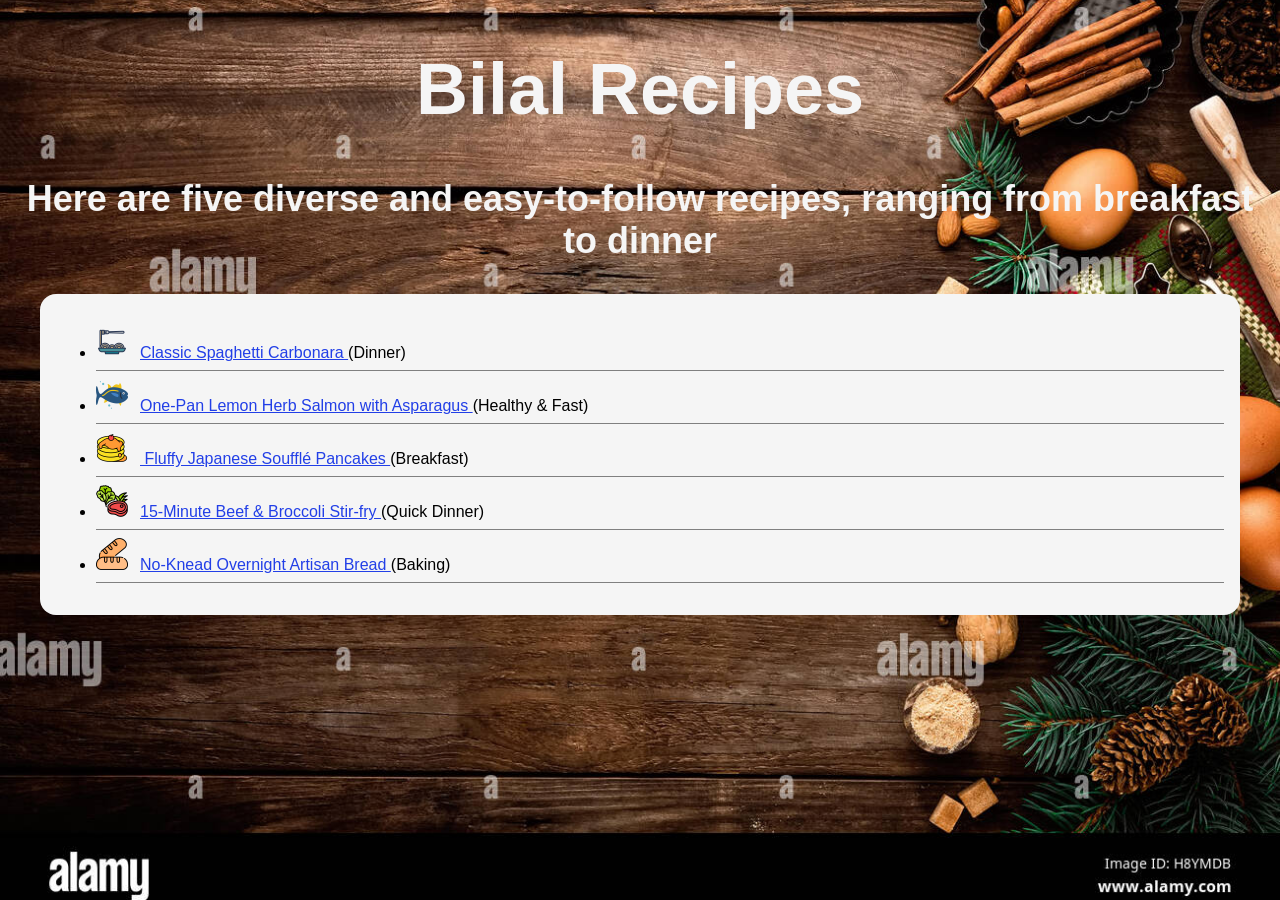
<file: index.html>
<!DOCTYPE html>
<html lang="en">
<head>
    <meta charset="UTF-8">
    <meta name="viewport" content="width=device-width, initial-scale=1.0">
    <link rel="stylesheet" href="css/style-main.css">
    <title>Bilal-recipes</title>
</head>
<body>
            <h1>Bilal Recipes</h1>
         <h2>Here are five diverse and easy-to-follow recipes, ranging from breakfast to dinner</h2>


    <div class="recipe-lists">
        <ul>
            <li><img src="icons/spaghatti.png" alt=" spaghatti"><a href="recipes/spaghetti.html">Classic Spaghetti Carbonara </a>(Dinner)</li><hr>
            <li><img src="icons/tuna_1137800.png" alt="salmon"><a href="recipes/lemon-herb.html">One-Pan Lemon Herb Salmon with Asparagus </a>(Healthy & Fast)</li><hr>
            <li><img src="icons/pancake_11283001.png" alt="pancake"><a href="recipes/japanese-pamcakes.html"> Fluffy Japanese Soufflé Pancakes </a>(Breakfast)</li><hr>
            <li><img src="icons/omnivore_17926711.png" alt=""><a href="recipes/brocoli.html">15-Minute Beef & Broccoli Stir-fry </a>(Quick Dinner)</li><hr>
            <li><img src="icons/bread_4465234.png" alt="Bread"><a href="recipes/artisan-bread.html">No-Knead Overnight Artisan Bread </a>(Baking)</li><hr>
        </ul>
    </div>
</body>
</html>
</file>
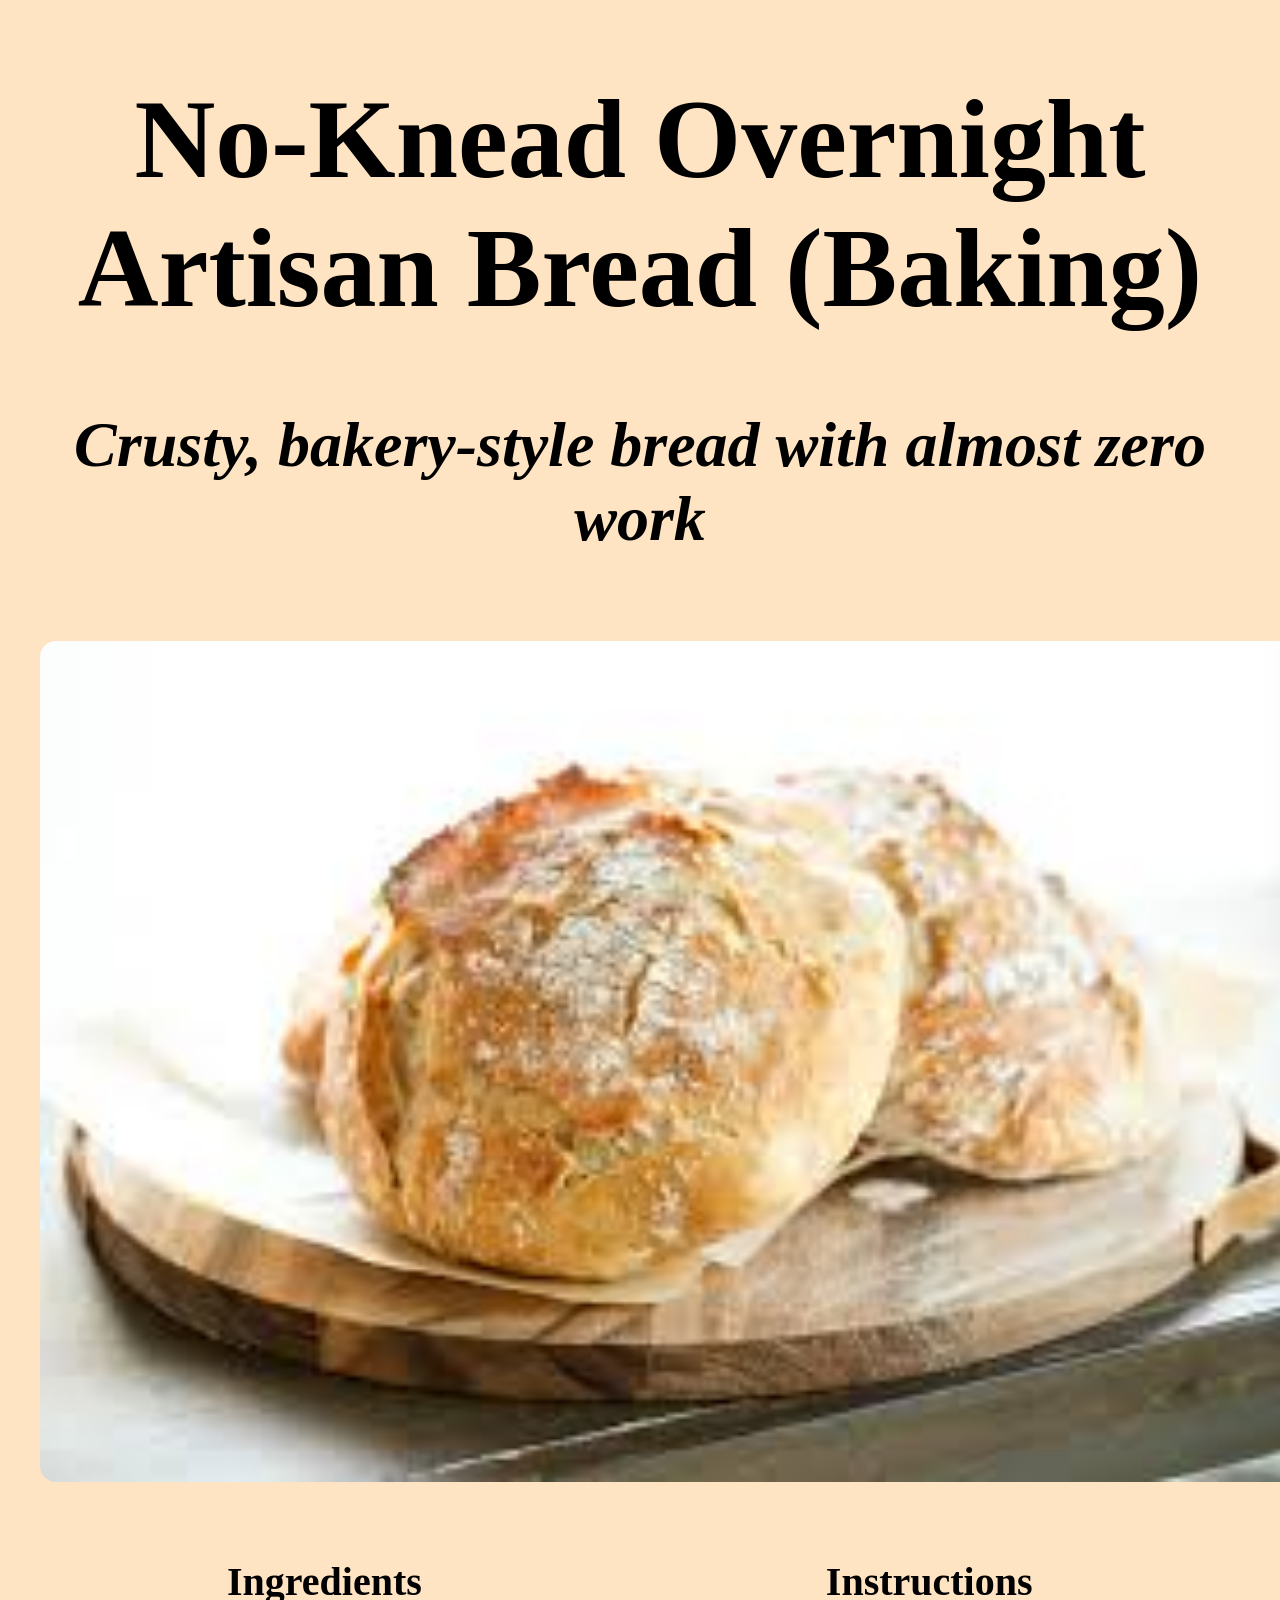
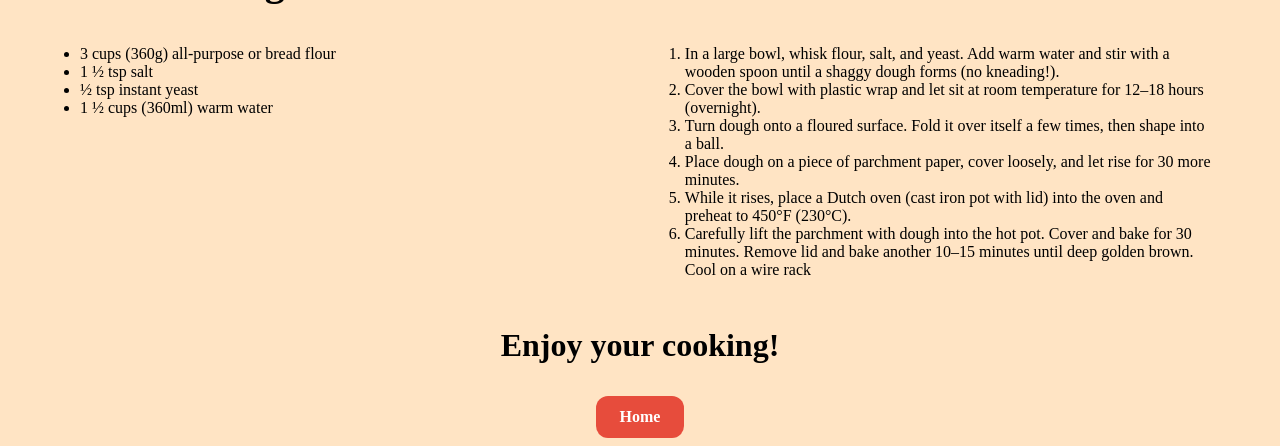
<file: recipes/artisan-bread.html>
<!DOCTYPE html>
<html lang="en">
<head>
    <meta charset="UTF-8">
    <meta name="viewport" content="width=device-width, initial-scale=1.0">
    <link rel="stylesheet" href="../css/recipe-style.css">
    <title>No-Knead Overnight Artisan Bread (Baking)</title>
</head>
<body>
    <h1>No-Knead Overnight Artisan Bread (Baking)</h1>
    <h2><em>Crusty, bakery-style bread with almost zero work</em></h2>
    <img src="../images/aristanbread.jpg" alt="Artisan Brea">
    <div class="ingredient">
        <h3>Ingredients</h3>
        <ul>
            <li>3 cups (360g) all-purpose or bread flour</li>

            <li>1 ½ tsp salt</li>

            <li>½ tsp instant yeast</li>

            <li>1 ½ cups (360ml) warm water</li>
        </ul>

    </div>
    <div class="instructions">
        <h3>Instructions</h3>
        <ol>
            <li>In a large bowl, whisk flour, salt, and yeast. Add warm water and stir with a wooden spoon until a shaggy dough forms (no kneading!).</li>

            <li>Cover the bowl with plastic wrap and let sit at room temperature for 12–18 hours (overnight).</li>

            <li>Turn dough onto a floured surface. Fold it over itself a few times, then shape into a ball.</li>

            <li>Place dough on a piece of parchment paper, cover loosely, and let rise for 30 more minutes.</li>

            <li>While it rises, place a Dutch oven (cast iron pot with lid) into the oven and preheat to 450°F (230°C).</li>

            <li>Carefully lift the parchment with dough into the hot pot. Cover and bake for 30 minutes. Remove lid and bake another 10–15 minutes until deep golden brown. Cool on a wire rack</li>
        </ol>

    </div>
    <p>Enjoy your cooking!</p>
    <footer>
        <a href="../index.html">Home</a>
    </footer>
    
</body>
</html>
</file>
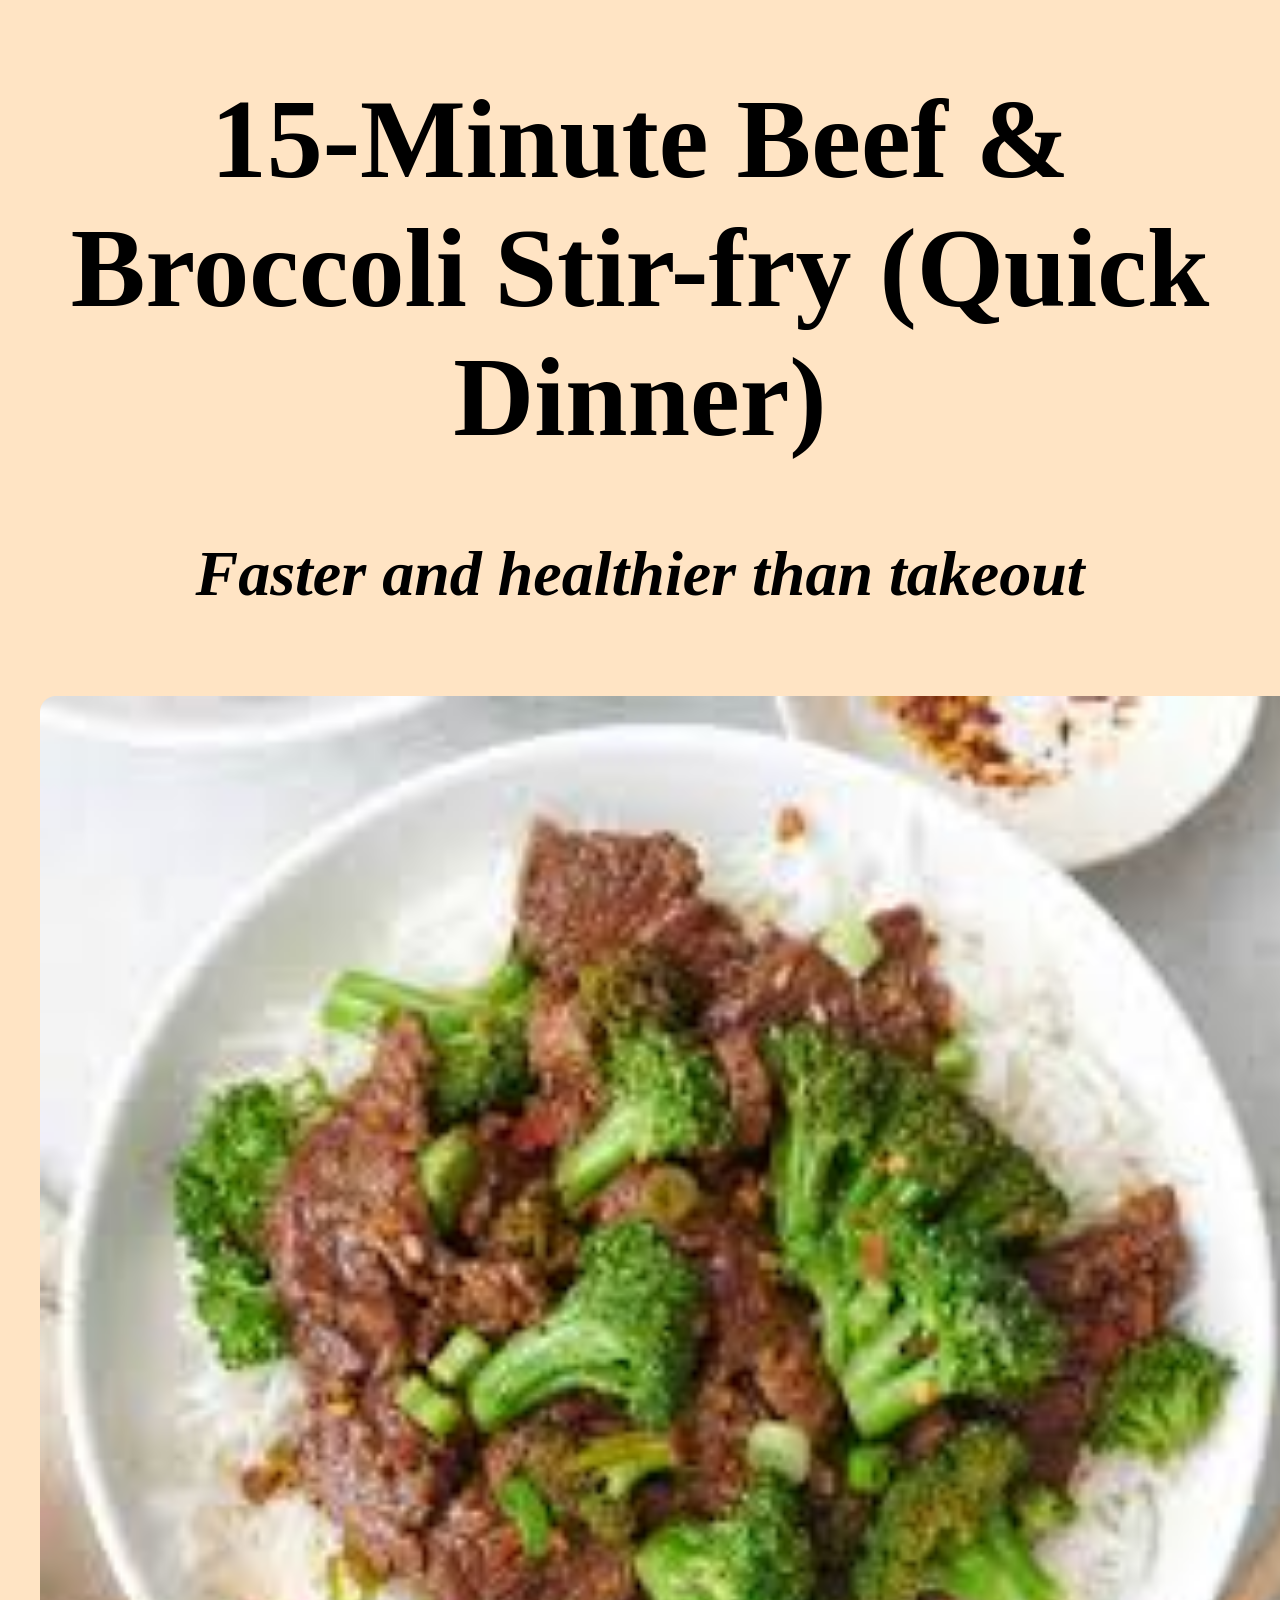
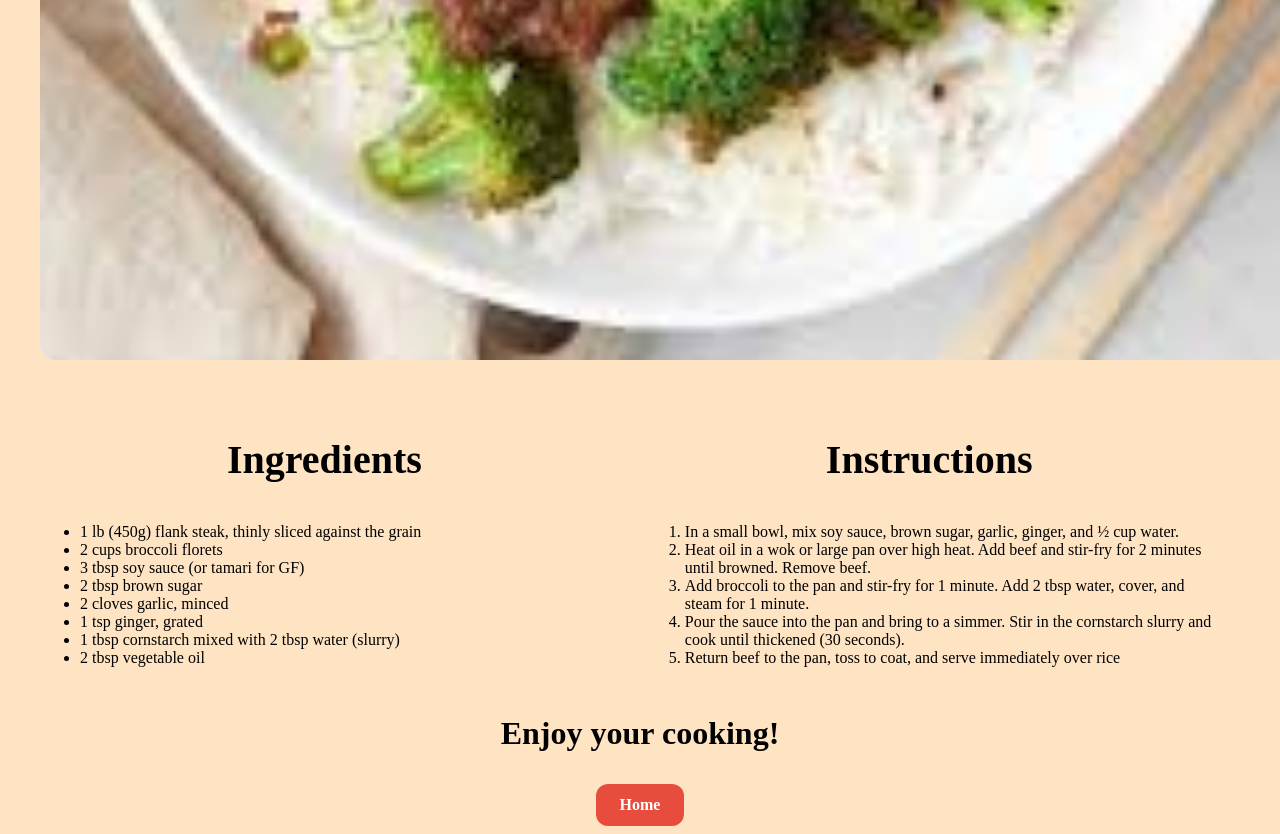
<file: recipes/brocoli.html>
<!DOCTYPE html>
<html lang="en">
<head>
    <meta charset="UTF-8">
    <meta name="viewport" content="width=device-width, initial-scale=1.0">
    <link rel="stylesheet" href="../css/recipe-style.css">
    <title>15-Minute Beef & Broccoli Stir-fry (Quick Dinner)</title>
</head>
<body>
    <h1>15-Minute Beef & Broccoli Stir-fry (Quick Dinner)</h1>
    <h2><em>Faster and healthier than takeout</em></h2>
    <img src="../images/beef.jpg" alt="beef and brocoli" height="400">
    <div class="ingredient">
        <h3>Ingredients</h3>
        <ul>
            <li>1 lb (450g) flank steak, thinly sliced against the grain</li>

            <li>2 cups broccoli florets</li>

            <li>3 tbsp soy sauce (or tamari for GF)</li>

            <li>2 tbsp brown sugar</li>

            <li>2 cloves garlic, minced</li>

            <li>1 tsp ginger, grated</li>

            <li>1 tbsp cornstarch mixed with 2 tbsp water (slurry)</li>

            <li>2 tbsp vegetable oil</li>
        </ul>

    </div>
    <div class="instructions">
        <h3>Instructions</h3>
        <ol>
            <li>In a small bowl, mix soy sauce, brown sugar, garlic, ginger, and ½ cup water.</li>

            <li>Heat oil in a wok or large pan over high heat. Add beef and stir-fry for 2 minutes until browned. Remove beef.</li>

            <li>Add broccoli to the pan and stir-fry for 1 minute. Add 2 tbsp water, cover, and steam for 1 minute.</li>

            <li>Pour the sauce into the pan and bring to a simmer. Stir in the cornstarch slurry and cook until thickened (30 seconds).</li>

            <li>Return beef to the pan, toss to coat, and serve immediately over rice</li>
        </ol>

    </div>
        <p>Enjoy your cooking!</p>

    <footer>
        <a href="../index.html">Home</a>
    </footer>
    
</body>
</html>
</file>
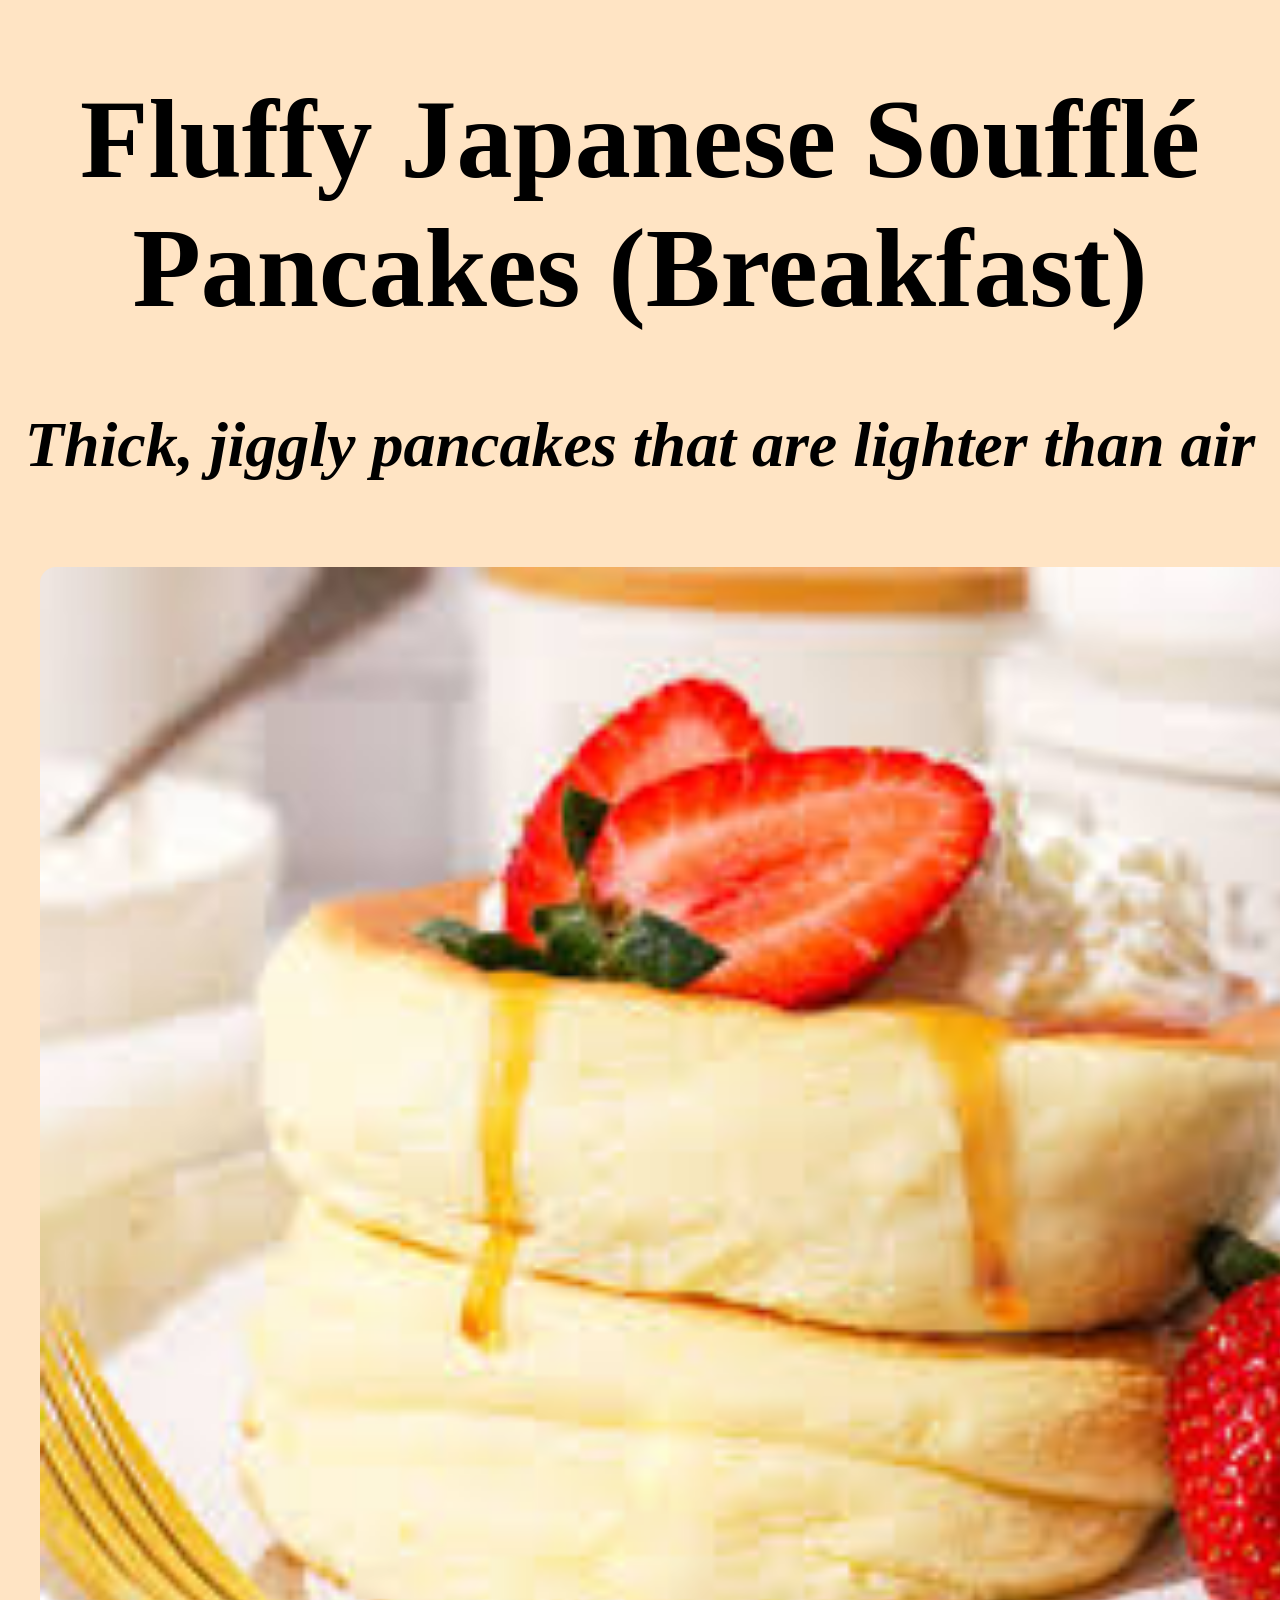
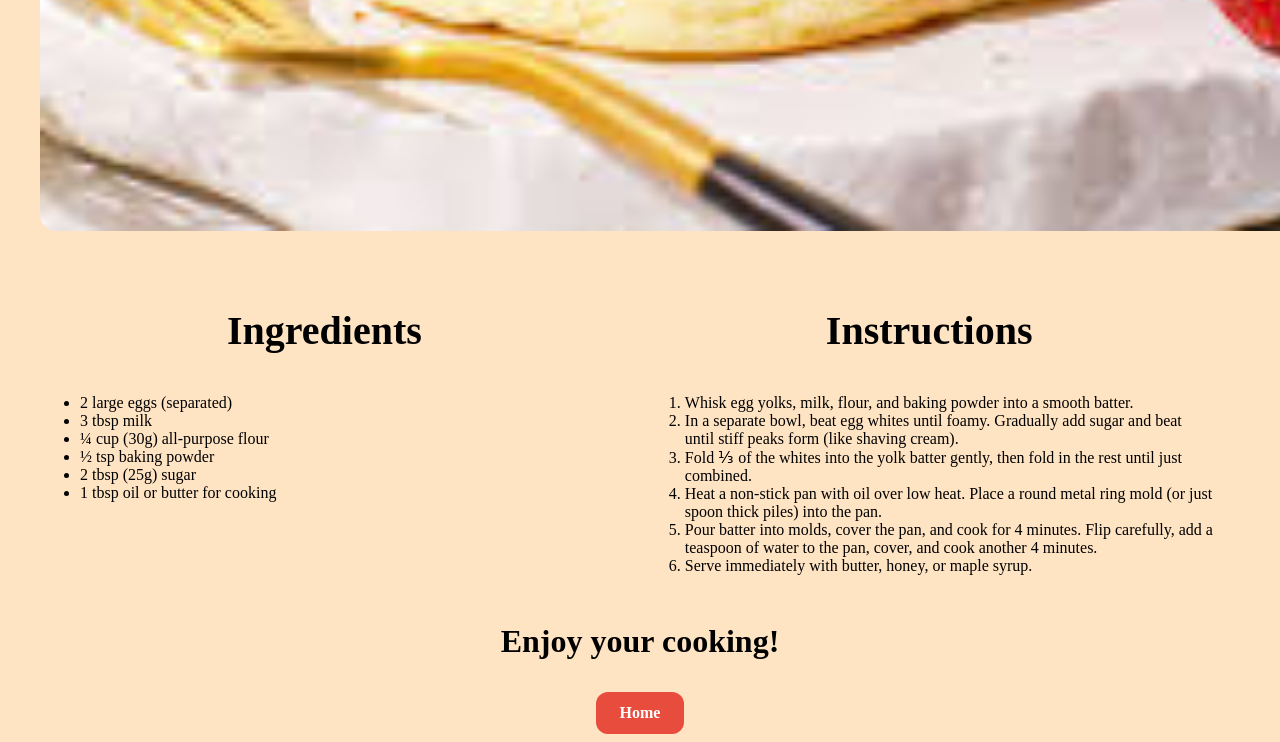
<file: recipes/japanese-pamcakes.html>
<!DOCTYPE html>
<html lang="en">
<head>
    <meta charset="UTF-8">
    <meta name="viewport" content="width=device-width, initial-scale=1.0">
    <link rel="stylesheet" href="../css/recipe-style.css">
    <title>Fluffy Japanese Soufflé Pancakes (Breakfast)</title>
</head>
<body>
    <h1>Fluffy Japanese Soufflé Pancakes (Breakfast)</h1>
    <h2><em>Thick, jiggly pancakes that are lighter than air</em></h2>
    <img src="../images/japanesepancake.jpg" alt="cupcake" height="400">
    <div class="ingredient">
        <h3>Ingredients</h3>
        <ul>
            <li>2 large eggs (separated)</li>

             <li>3 tbsp milk</li>

            <li>¼ cup (30g) all-purpose flour</li>

            <li>½ tsp baking powder</li>

            <li>2 tbsp (25g) sugar</li>

            <li>1 tbsp oil or butter for cooking</li>
        </ul>

    </div>
    <div class="instructions">
        <h3>Instructions</h3>
        <ol>
            <li>Whisk egg yolks, milk, flour, and baking powder into a smooth batter.</li>

            <li>In a separate bowl, beat egg whites until foamy. Gradually add sugar and beat until stiff peaks form (like shaving cream).</li>

            <li>Fold ⅓ of the whites into the yolk batter gently, then fold in the rest until just combined.</li>

            <li>Heat a non-stick pan with oil over low heat. Place a round metal ring mold (or just spoon thick piles) into the pan.</li>

            <li>Pour batter into molds, cover the pan, and cook for 4 minutes. Flip carefully, add a teaspoon of water to the pan, cover, and cook another 4 minutes.</li>

            <li>Serve immediately with butter, honey, or maple syrup.</li>
        </ol>

    </div>
        <p>Enjoy your cooking!</p>

    <footer>
        <a href="../index.html">Home</a>
    </footer>
    
</body>
</html>
</file>
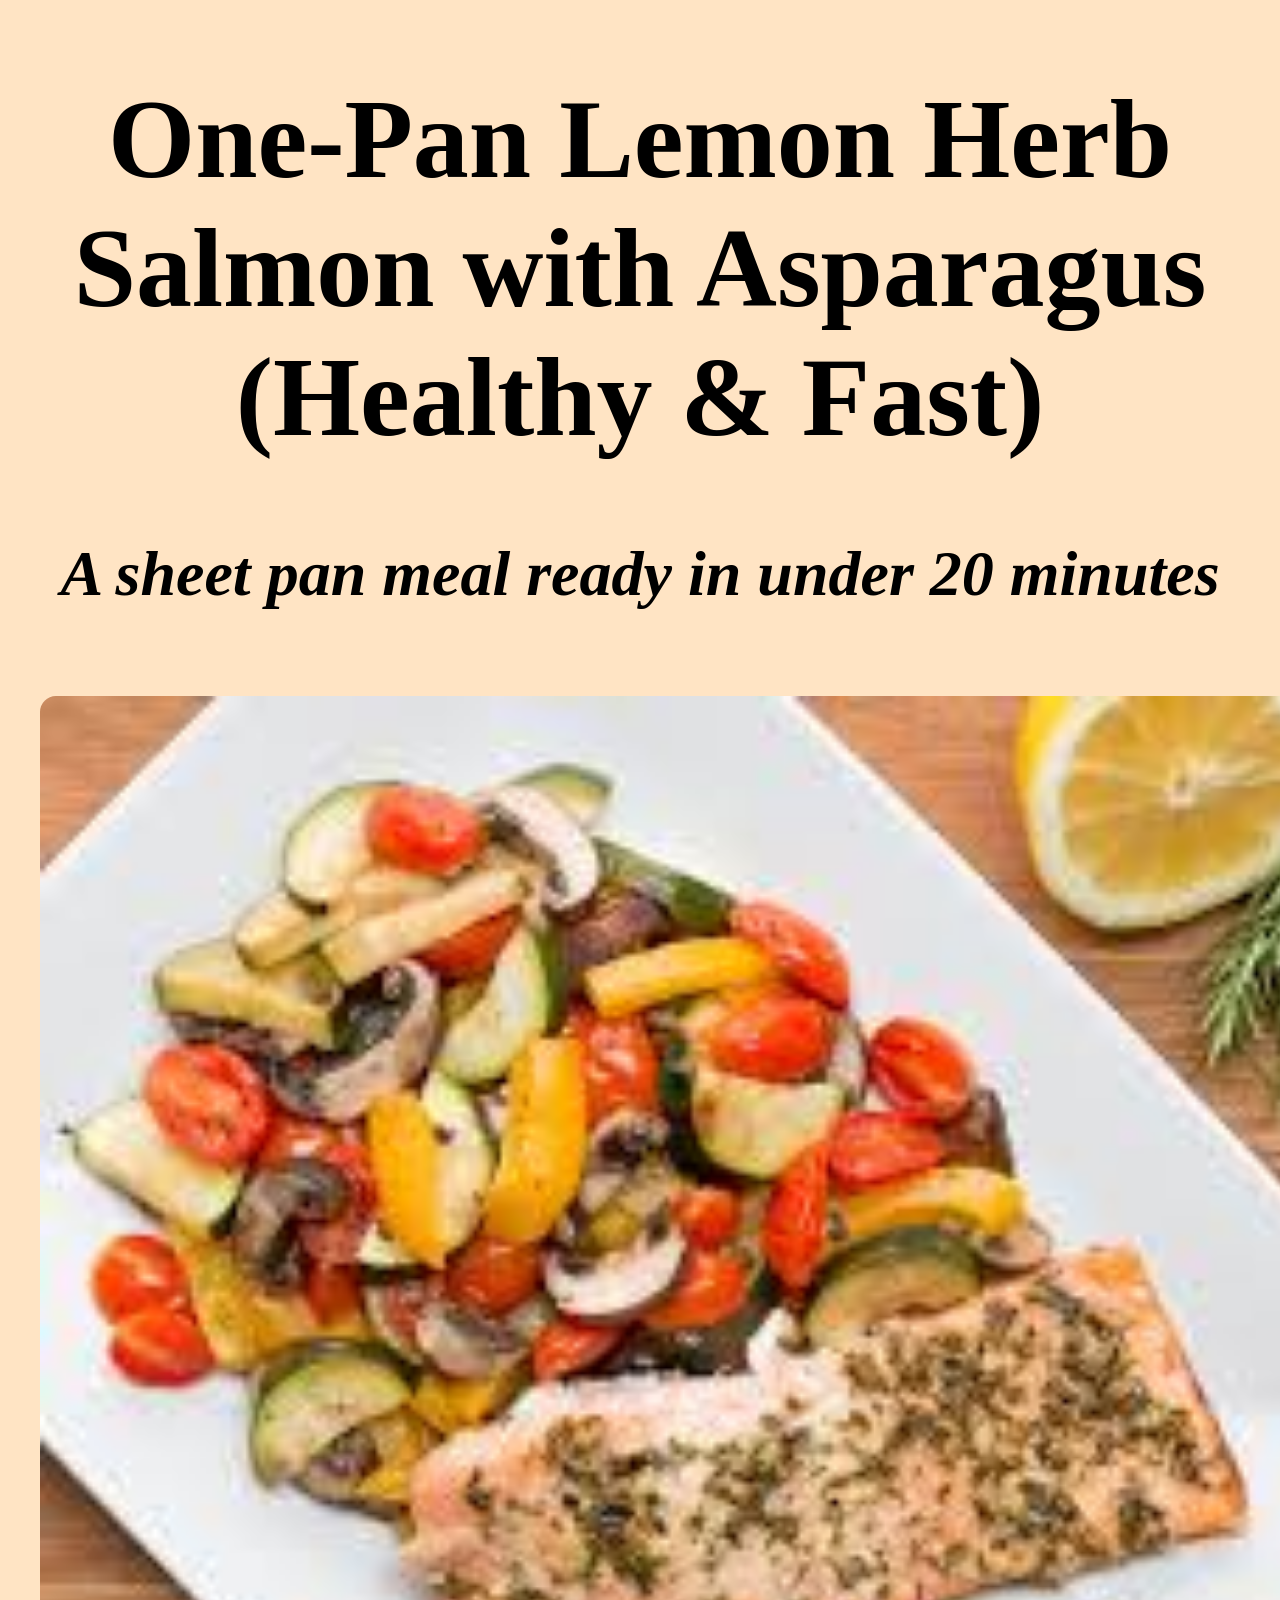
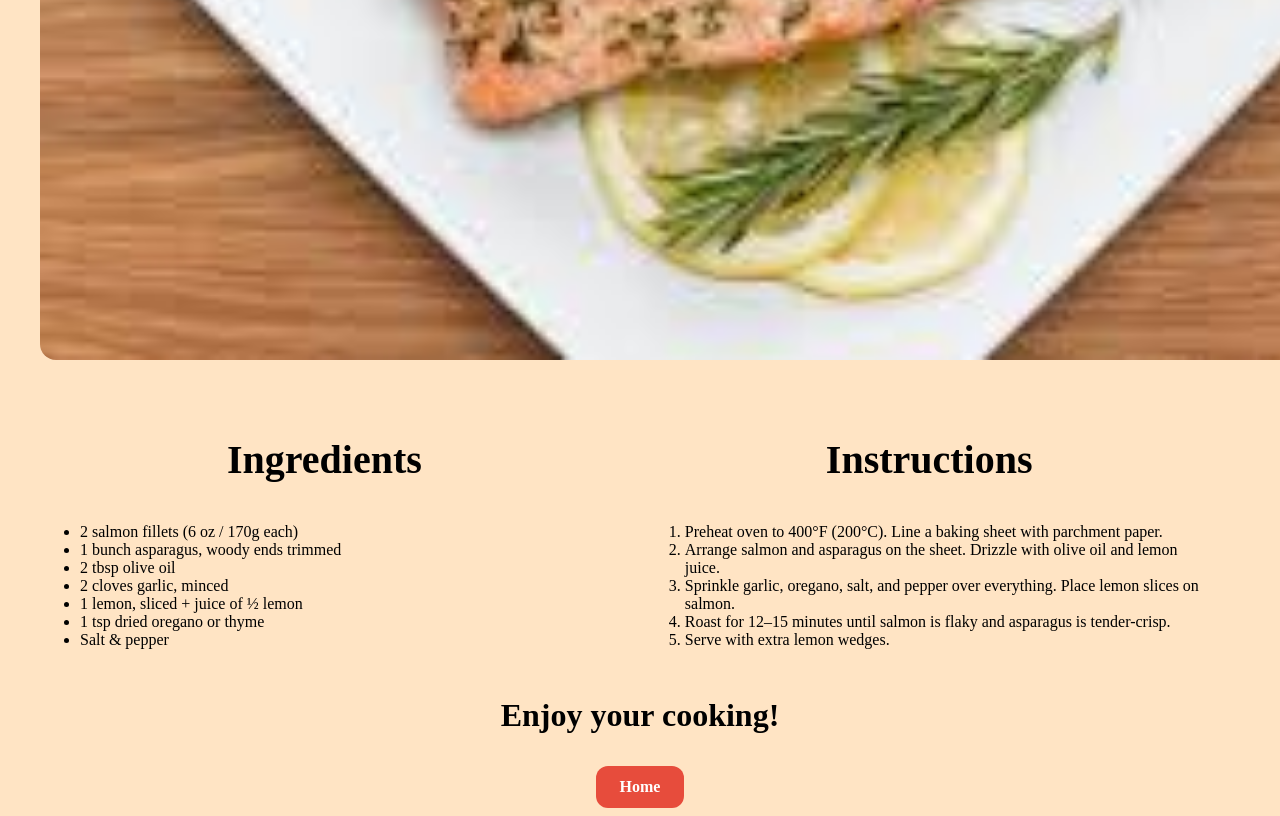
<file: recipes/lemon-herb.html>
<!DOCTYPE html>
<html lang="en">
<head>
    <meta charset="UTF-8">
    <meta name="viewport" content="width=device-width, initial-scale=1.0">
    <link rel="stylesheet" href="../css/recipe-style.css">
    <title>One-Pan Lemon Herb Salmon with Asparagus (Healthy & Fast)</title>
</head>
<body>
    <h1>One-Pan Lemon Herb Salmon with Asparagus (Healthy & Fast)</h1>
    <h2><em>A sheet pan meal ready in under 20 minutes</em></h2>
    <img src="../images/lemonherb.jpg" alt="One-Pan Lemon Herb Salmon with Asparagu" height="400">
    <div class="ingredient">
        <h3>Ingredients</h3>
        <ul>
            <li>2 salmon fillets (6 oz / 170g each)</li>

            <li>1 bunch asparagus, woody ends trimmed</li>

            <li>2 tbsp olive oil</li>

            <li>2 cloves garlic, minced</li>

            <li>1 lemon, sliced + juice of ½ lemon</li>

            <li>1 tsp dried oregano or thyme</li>

            <li>Salt & pepper</li>
        </ul>

    </div>
    <div class="instructions">
        <h3>Instructions</h3>
        <ol>
            <li>Preheat oven to 400°F (200°C). Line a baking sheet with parchment paper.</li>

            <li>Arrange salmon and asparagus on the sheet. Drizzle with olive oil and lemon juice.</li>

            <li>Sprinkle garlic, oregano, salt, and pepper over everything. Place lemon slices on salmon.</li>

            <li>Roast for 12–15 minutes until salmon is flaky and asparagus is tender-crisp.</li>

            <li>Serve with extra lemon wedges.</li>


        </ol>

    </div>
        <p>Enjoy your cooking!</p>

    <footer>
        <a href="../index.html">Home</a>
    </footer>
    
</body>
</html>
</file>
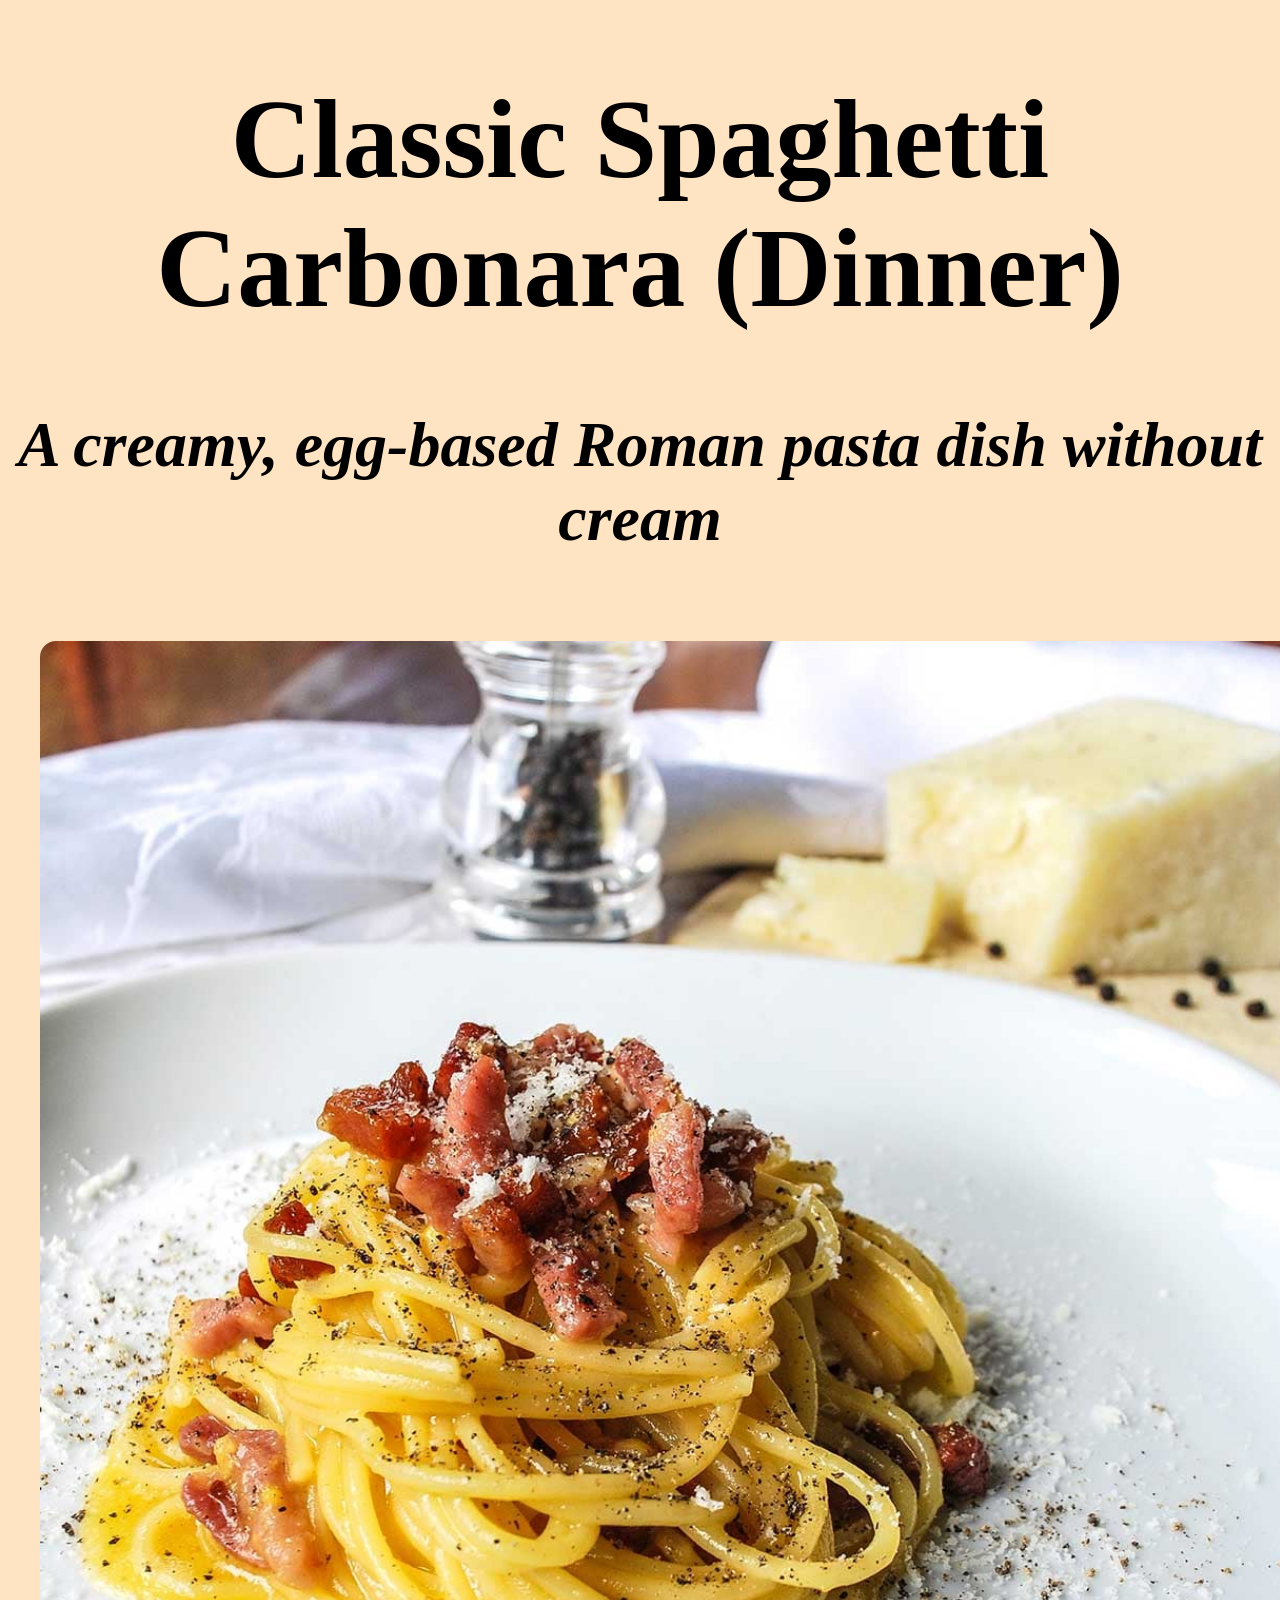
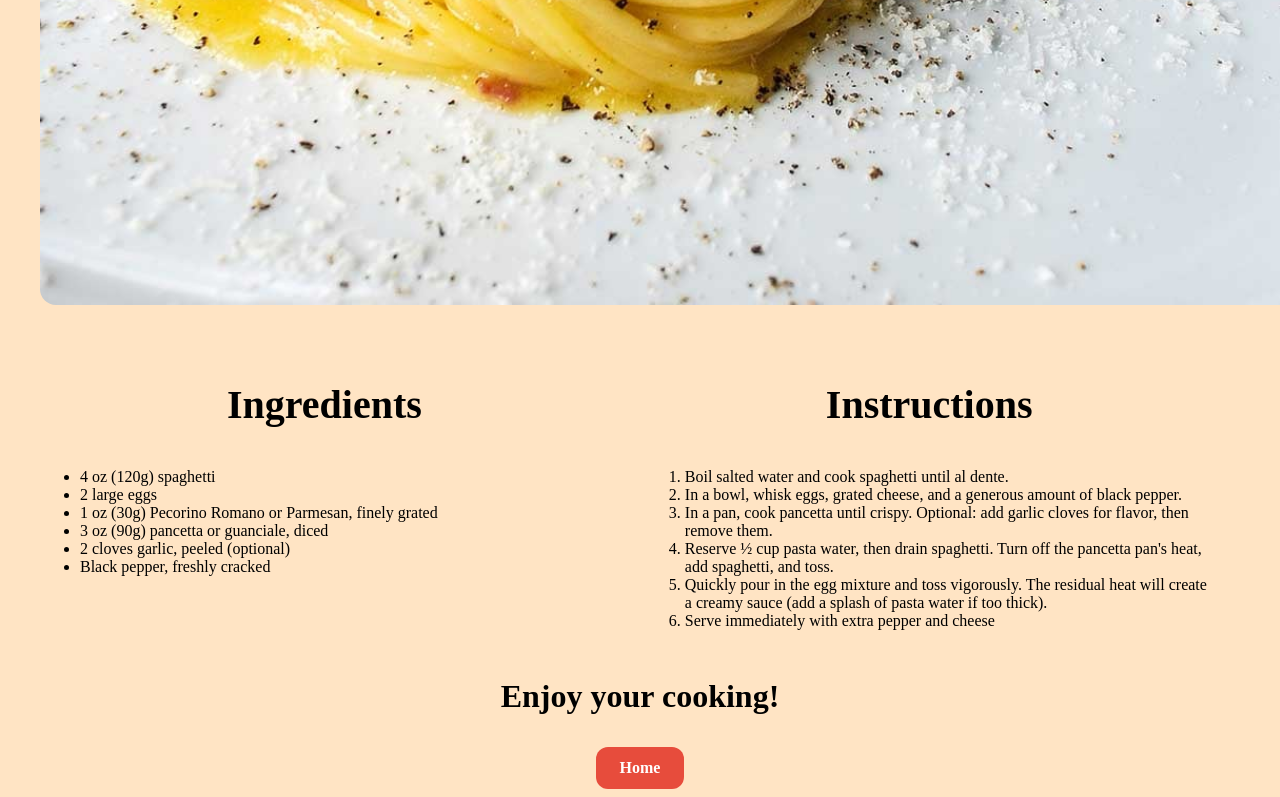
<file: recipes/spaghetti.html>
<!DOCTYPE html>
<html lang="en">
<head>
    <meta charset="UTF-8">
    <meta name="viewport" content="width=device-width, initial-scale=1.0">
    <link rel="stylesheet" href="../css/recipe-style.css">
    <title>spaghetii</title>
</head>
<body>
    <h1>Classic Spaghetti Carbonara (Dinner)</h1>
    <h2><em>A creamy, egg-based Roman pasta dish without cream</em></h2>
    <img src="../images/spaghetti.jpg" alt="spaghetii"  height="400px">
    <div class="ingredient">
        <h3>Ingredients</h3>
        <ul>
            <li>4 oz (120g) spaghetti</li>

            <li>2 large eggs</li>

            <li>1 oz (30g) Pecorino Romano or Parmesan, finely grated</li>

            <li>3 oz (90g) pancetta or guanciale, diced</li>

            <li>2 cloves garlic, peeled (optional)</li>

            <li>Black pepper, freshly cracked</li>
        </ul>

    </div>
    <div class="instructions">
        <h3>Instructions</h3>
        <ol>
            <li>Boil salted water and cook spaghetti until al dente.</li>

            <li>In a bowl, whisk eggs, grated cheese, and a generous amount of black pepper.</li>

            <li>In a pan, cook pancetta until crispy. Optional: add garlic cloves for flavor, then remove them.</li>

            <li>Reserve ½ cup pasta water, then drain spaghetti. Turn off the pancetta pan's heat, add spaghetti, and toss.</li>

            <li>Quickly pour in the egg mixture and toss vigorously. The residual heat will create a creamy sauce (add a splash of pasta water if too thick).</li>

            <li>Serve immediately with extra pepper and cheese</li>
        </ol>

    </div>
        <p>Enjoy your cooking!</p>

    
        <footer>
            <a href="../index.html">Home</a></footer>

    
</body>
</html>
</file>
<file: css/style-main.css>
*{
    font-family: Arial, Helvetica, sans-serif;
}

body{
    background-image: url(../images/background-img-real.jpg);
    background-repeat: no-repeat;
    background-size: cover;
    background-position: center;
    background-attachment: fixed;
}
.recipe-lists{
    background-color: whitesmoke;
    border-radius: 16px;
    padding: 1rem;
    margin: 2rem;
}
h1{
    font-size: 72px;
}
h1, h2{
    color: whitesmoke;
    text-align: center;
    font-weight: bolder;
}
h2{
    font-size: 36px;
}
a{
    color: rgb(34, 63, 231);
}
hr{
    border: none;
    border-top: 1px solid gray;
}
li img{
    width: 32px;
    margin-right: 12px;
}
</file>
<file: css/recipe-style.css>
* {
    font-family: 'Times New Roman', Times, serif;
}
img{
    width: 100%;
    height: auto;
    border-radius: 1rem;
    margin: 2rem;
}
body{
    background-color: bisque;
}

h1 {
    font-size: 7em;

}
h2{
    font-size: 4em;
}
h1,h2 {
    text-align: center;
}
.ingredient , .instructions {
    display: inline-block;
    margin-left: 2em;
    width: 45%;
    vertical-align: top;
}
h3 {
    text-align: center;
    font-size: 2.5em;
}
p {
    text-align: center;
    font-weight: 900;
    font-size: 2em;
}
a{
    display: inline-block;
    background-color: #e74c3c;
    color: white;
    padding: 12px 24px;
    text-decoration: none;  /* Removes underline */
    font-size: 16px;
    font-weight: bold;
    border-radius: 12px;
}
a:hover{
    background-color: #c0392b;
    color: black;
}
footer {
    text-align: center;
}
</file>
